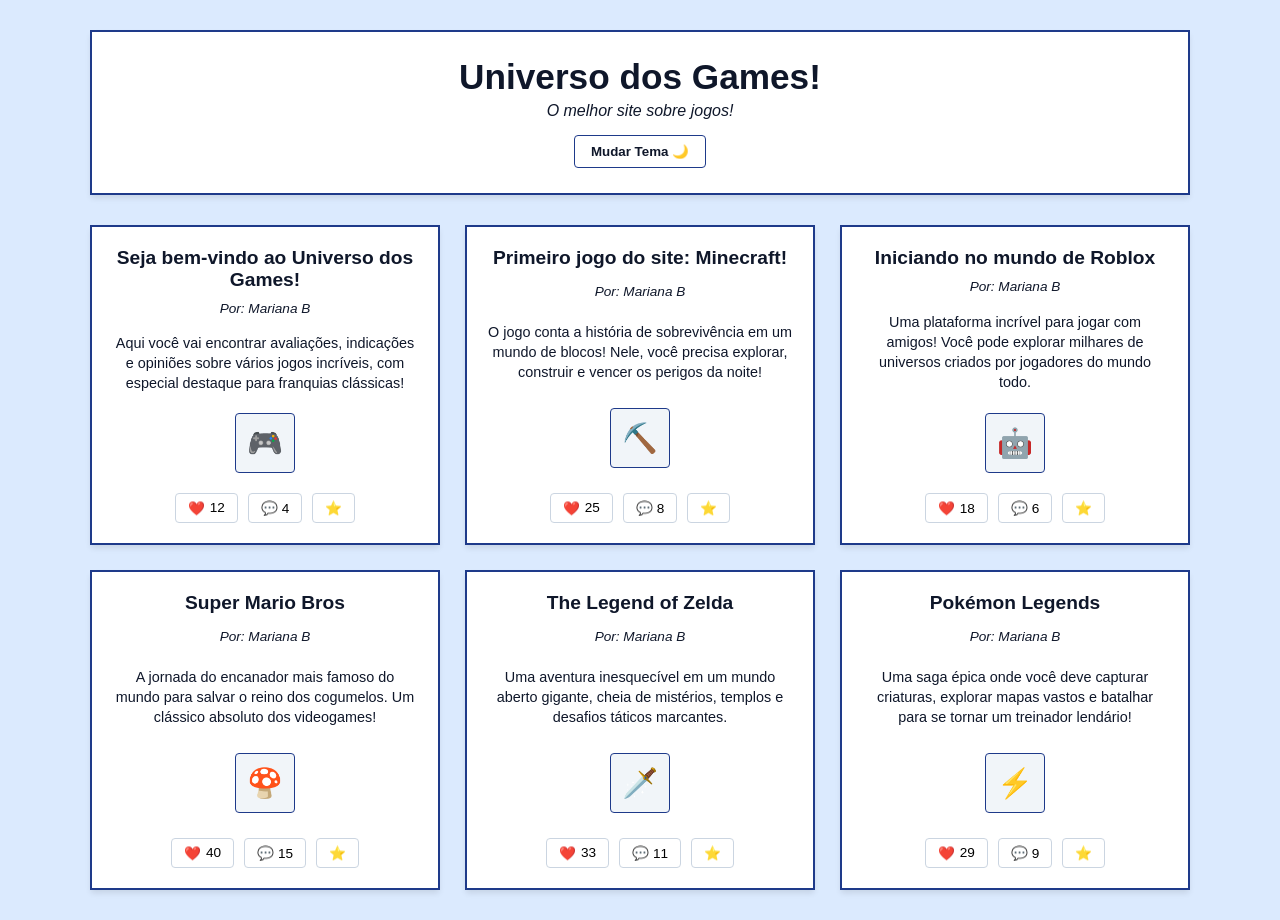
<file: index.html>
<!DOCTYPE html>
<html lang="pt-BR">
<head>
    <meta charset="UTF-8">
    <meta name="viewport" content="width=device-width, initial-scale=1.0">
    <title>Universo dos Games</title>
    <link rel="stylesheet" href="style.css">
</head>
<body>

    <header class="cabecalho">
        <h1>Universo dos Games!</h1>
        <p>O melhor site sobre jogos!</p>
        <button id="btn-tema">Mudar Tema 🌙</button>
    </header>

    <main class="container">
        
        <!-- Card 1 -->
        <article class="card">
            <h2>Seja bem-vindo ao Universo dos Games!</h2>
            <p class="autor">Por: Mariana B</p>
            <p class="descricao">Aqui você vai encontrar avaliações, indicações e opiniões sobre vários jogos incríveis, com especial destaque para franquias clássicas!</p>
            <div class="card-imagem">🎮</div>
            <div class="interacoes">
                <button class="btn-like">❤️ <span class="likes-count">12</span></button>
                <button class="btn-comentario">💬 4</button>
                <button class="btn-fav">⭐</button>
            </div>
        </article>

        <!-- Card 2 -->
        <article class="card">
            <h2>Primeiro jogo do site: Minecraft!</h2>
            <p class="autor">Por: Mariana B</p>
            <p class="descricao">O jogo conta a história de sobrevivência em um mundo de blocos! Nele, você precisa explorar, construir e vencer os perigos da noite!</p>
            <div class="card-imagem">⛏️</div>
            <div class="interacoes">
                <button class="btn-like">❤️ <span class="likes-count">25</span></button>
                <button class="btn-comentario">💬 8</button>
                <button class="btn-fav">⭐</button>
            </div>
        </article>

        <!-- Card 3 -->
        <article class="card">
            <h2>Iniciando no mundo de Roblox</h2>
            <p class="autor">Por: Mariana B</p>
            <p class="descricao">Uma plataforma incrível para jogar com amigos! Você pode explorar milhares de universos criados por jogadores do mundo todo.</p>
            <div class="card-imagem">🤖</div>
            <div class="interacoes">
                <button class="btn-like">❤️ <span class="likes-count">18</span></button>
                <button class="btn-comentario">💬 6</button>
                <button class="btn-fav">⭐</button>
            </div>
        </article>

        <!-- Card 4 -->
        <article class="card">
            <h2>Super Mario Bros</h2>
            <p class="autor">Por: Mariana B</p>
            <p class="descricao">A jornada do encanador mais famoso do mundo para salvar o reino dos cogumelos. Um clássico absoluto dos videogames!</p>
            <div class="card-imagem">🍄</div>
            <div class="interacoes">
                <button class="btn-like">❤️ <span class="likes-count">40</span></button>
                <button class="btn-comentario">💬 15</button>
                <button class="btn-fav">⭐</button>
            </div>
        </article>

        <!-- Card 5 -->
        <article class="card">
            <h2>The Legend of Zelda</h2>
            <p class="autor">Por: Mariana B</p>
            <p class="descricao">Uma aventura inesquecível em um mundo aberto gigante, cheia de mistérios, templos e desafios táticos marcantes.</p>
            <div class="card-imagem">🗡️</div>
            <div class="interacoes">
                <button class="btn-like">❤️ <span class="likes-count">33</span></button>
                <button class="btn-comentario">💬 11</button>
                <button class="btn-fav">⭐</button>
            </div>
        </article>

        <!-- Card 6 -->
        <article class="card">
            <h2>Pokémon Legends</h2>
            <p class="autor">Por: Mariana B</p>
            <p class="descricao">Uma saga épica onde você deve capturar criaturas, explorar mapas vastos e batalhar para se tornar um treinador lendário!</p>
            <div class="card-imagem">⚡</div>
            <div class="interacoes">
                <button class="btn-like">❤️ <span class="likes-count">29</span></button>
                <button class="btn-comentario">💬 9</button>
                <button class="btn-fav">⭐</button>
            </div>
        </article>

    </main>

    <script>
        // Mudar tema claro/escuro
        const btnTema = document.getElementById('btn-tema');
        btnTema.addEventListener('click', () => {
            document.body.classList.toggle('dark-mode');
        });

        // Funcionalidade de curtidas
        const botoesLike = document.querySelectorAll('.btn-like');
        botoesLike.forEach(botao => {
            botao.addEventListener('click', () => {
                const contador = botao.querySelector('.likes-count');
                let quantidade = parseInt(contador.textContent);
                
                if (botao.classList.contains('curtido')) {
                    quantidade--;
                    botao.classList.remove('curtido');
                } else {
                    quantidade++;
                    botao.classList.add('curtido');
                }
                contador.textContent = quantidade;
            });
        });
    </script>
</body>
</html>
</file>
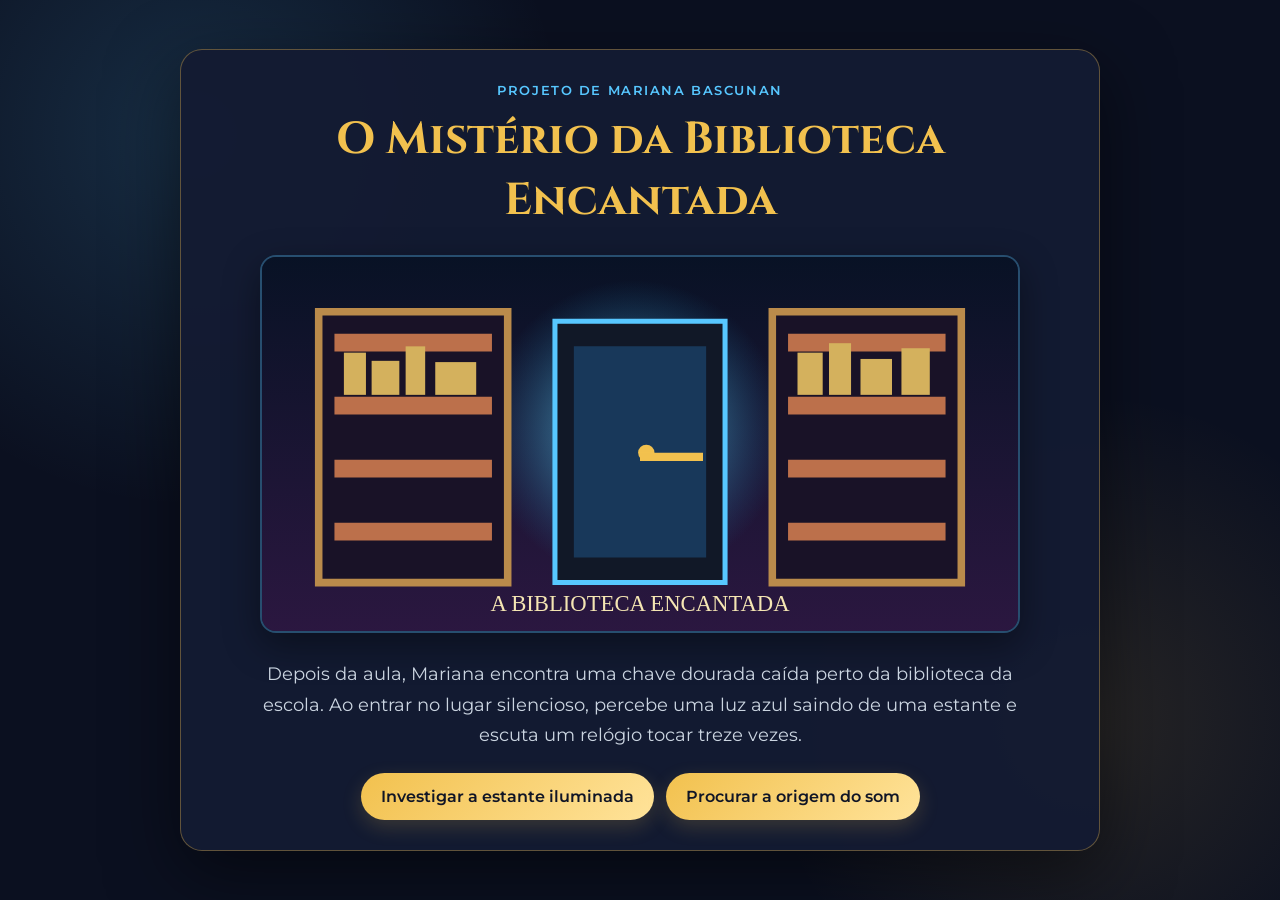
<file: VScode 03/index.html>
<!DOCTYPE html>
<html lang="pt-br">
<head>
    <meta charset="UTF-8">
    <meta name="viewport" content="width=device-width, initial-scale=1.0">
    <meta name="author" content="Mariana Bascunan">
    <title>O Mistério da Biblioteca Encantada</title>
    <link rel="stylesheet" href="style.css">
</head>
<body>
    <main class="aventura">
        <header>
            <span class="autoria">Projeto de Mariana Bascunan</span>
            <h1>O Mistério da Biblioteca Encantada</h1>
        </header>

        <section class="passo ativo" id="passo-0">
            <img src="img/biblioteca.svg" alt="Uma biblioteca antiga e misteriosa durante a noite">
            <p>Depois da aula, Mariana encontra uma chave dourada caída perto da biblioteca da escola. Ao entrar no lugar silencioso, percebe uma luz azul saindo de uma estante e escuta um relógio tocar treze vezes.</p>
            <div class="opcoes">
                <button class="btn-proximo" data-proximo="1">Investigar a estante iluminada</button>
                <button class="btn-proximo" data-proximo="2">Procurar a origem do som</button>
            </div>
        </section>

        <section class="passo" id="passo-1">
            <img src="img/livro-magico.svg" alt="Um livro mágico aberto, emitindo luz azul">
            <p>Entre os livros, Mariana encontra um volume chamado “As Histórias Esquecidas”. Quando aproxima a chave, o livro se abre sozinho e mostra um mapa incompleto.</p>
            <div class="opcoes">
                <button class="btn-proximo" data-proximo="3">Seguir o mapa</button>
                <button class="btn-proximo" data-proximo="4">Ler o aviso escrito no livro</button>
            </div>
        </section>

        <section class="passo" id="passo-2">
            <img src="img/relogio.svg" alt="Um grande relógio antigo com símbolos secretos">
            <p>O som vem de um relógio antigo. Atrás do pêndulo existe uma pequena fechadura, do tamanho exato da chave dourada. No mostrador, uma frase diz: “O conhecimento abre caminhos”.</p>
            <div class="opcoes">
                <button class="btn-proximo" data-proximo="5">Usar a chave no relógio</button>
                <button class="btn-proximo" data-proximo="1">Voltar e examinar a estante</button>
            </div>
        </section>

        <section class="passo" id="passo-3">
            <img src="img/passagem.svg" alt="Uma passagem secreta iluminada atrás de uma estante">
            <p>O mapa leva Mariana até uma passagem secreta. No fim do corredor há duas portas: uma marcada com uma estrela e outra marcada com uma lua.</p>
            <div class="opcoes">
                <button class="btn-proximo" data-proximo="6">Abrir a porta da estrela</button>
                <button class="btn-proximo" data-proximo="7">Abrir a porta da lua</button>
            </div>
        </section>

        <section class="passo" id="passo-4">
            <img src="img/livro-magico.svg" alt="Livro mágico revelando uma mensagem secreta">
            <p>O aviso explica que somente alguém curioso e cuidadoso poderá devolver as histórias perdidas à biblioteca. Mariana descobre que deve combinar o mapa do livro com os símbolos do relógio.</p>
            <div class="opcoes">
                <button class="btn-proximo" data-proximo="2">Examinar os símbolos do relógio</button>
                <button class="btn-proximo" data-proximo="3">Arriscar e seguir o mapa</button>
            </div>
        </section>

        <section class="passo" id="passo-5">
            <img src="img/passagem.svg" alt="Passagem secreta aberta pelo mecanismo do relógio">
            <p>A chave gira e o relógio projeta uma estrela sobre a parede. Uma passagem se abre, revelando que a porta correta é aquela com o mesmo símbolo.</p>
            <div class="opcoes">
                <button class="btn-proximo" data-proximo="6">Seguir o símbolo da estrela</button>
                <button class="btn-proximo" data-proximo="7">Ignorar a pista e escolher a lua</button>
            </div>
        </section>

        <section class="passo final" id="passo-6">
            <img src="img/tesouro.svg" alt="Sala secreta repleta de livros mágicos recuperados">
            <p>Mariana encontra a Sala das Histórias Perdidas. Ao colocar o livro no centro da sala, todas as páginas desaparecidas voltam para as estantes. A biblioteca reconhece sua coragem e a nomeia Guardiã das Histórias.</p>
            <h2>Final: Guardiã da Biblioteca ✨</h2>
            <button class="btn-proximo reiniciar" data-proximo="0">Jogar novamente</button>
        </section>

        <section class="passo final" id="passo-7">
            <img src="img/lua.svg" alt="Uma sala com espelhos e luz da lua">
            <p>A porta da lua leva a uma sala de espelhos. Depois de alguns minutos, Mariana encontra a saída, mas o mistério continua sem solução. Talvez seja melhor prestar atenção às pistas na próxima tentativa.</p>
            <h2>Final: O mistério continua 🌙</h2>
            <button class="btn-proximo reiniciar" data-proximo="0">Tentar novamente</button>
        </section>
    </main>

    <script src="script.js"></script>
</body>
</html>
</file>
<file: style.css>
* {
    margin: 0;
    padding: 0;
    box-sizing: border-box;
    font-family: Arial, sans-serif;
}

body {
    background-color: #dbeafe;
    color: #0f172a;
    padding: 30px 20px;
    transition: background-color 0.3s, color 0.3s;
}

/* Cabeçalho topo */
.cabecalho {
    text-align: center;
    border: 2px solid #1e3a8a;
    padding: 25px;
    margin-bottom: 30px;
    background-color: #ffffff;
    max-width: 1100px;
    margin-left: auto;
    margin-right: auto;
    box-shadow: 0 4px 6px -1px rgba(0, 0, 0, 0.1);
}

.cabecalho h1 {
    font-size: 2.2rem;
    color: #0f172a;
    margin-bottom: 5px;
}

.cabecalho p {
    font-style: italic;
    font-size: 1rem;
}

#btn-tema {
    margin-top: 15px;
    padding: 8px 16px;
    border: 1px solid #1e3a8a;
    background-color: #ffffff;
    color: #0f172a;
    cursor: pointer;
    font-weight: bold;
    border-radius: 4px;
}

/* Grade de Cards em 3 colunas fixas como no vídeo */
.container {
    display: grid;
    grid-template-columns: repeat(3, 1fr);
    gap: 25px;
    max-width: 1100px;
    margin: 0 auto;
}

/* Card em formato de caixa/quadrado */
.card {
    background-color: #ffffff;
    border: 2px solid #1e3a8a;
    padding: 20px;
    display: flex;
    flex-direction: column;
    align-items: center;
    justify-content: space-between;
    text-align: center;
    box-shadow: 0 4px 6px -1px rgba(0, 0, 0, 0.1);
    min-height: 320px;
}

.card h2 {
    font-size: 1.2rem;
    color: #0f172a;
    margin-bottom: 5px;
}

.card .autor {
    font-style: italic;
    font-size: 0.85rem;
    margin-bottom: 12px;
}

.card .descricao {
    font-size: 0.9rem;
    line-height: 1.4;
    margin-bottom: 15px;
}

/* Quadrado de imagem centralizado no card */
.card-imagem {
    width: 60px;
    height: 60px;
    border: 1px solid #1e3a8a;
    background-color: #f1f5f9;
    display: flex;
    align-items: center;
    justify-content: center;
    font-size: 1.8rem;
    margin-bottom: 15px;
    border-radius: 4px;
}

/* Barra inferior com os 3 botões */
.interacoes {
    display: flex;
    justify-content: center;
    align-items: center;
    gap: 10px;
    width: 100%;
}

.btn-like, .btn-comentario, .btn-fav {
    background: #ffffff;
    border: 1px solid #cbd5e1;
    padding: 6px 12px;
    border-radius: 4px;
    cursor: pointer;
    font-size: 0.85rem;
    display: flex;
    align-items: center;
    gap: 5px;
}

.btn-like.curtido {
    background-color: #fecdd3;
    border-color: #f43f5e;
}

/* Estilo do Modo Escuro */
body.dark-mode {
    background-color: #0b0f19;
    color: #ffffff;
}

body.dark-mode .cabecalho,
body.dark-mode .card {
    background-color: #111827;
    border-color: #38bdf8;
}

body.dark-mode h1,
body.dark-mode h2 {
    color: #ffffff;
}

body.dark-mode #btn-tema {
    background-color: #111827;
    color: #ffffff;
    border-color: #38bdf8;
}

body.dark-mode .card-imagem {
    background-color: #1f2937;
    border-color: #38bdf8;
}

body.dark-mode .btn-like,
body.dark-mode .btn-comentario,
body.dark-mode .btn-fav {
    background-color: #1f2937;
    color: #ffffff;
    border-color: #374151;
}

/* Responsividade */
@media (max-width: 900px) {
    .container {
        grid-template-columns: repeat(2, 1fr);
    }
}

@media (max-width: 600px) {
    .container {
        grid-template-columns: 1fr;
    }
}
</file>
<file: VScode 03/style.css>
@import url('https://fonts.googleapis.com/css2?family=Cinzel:wght@600;700&family=Montserrat:wght@400;600&display=swap');

:root {
    --fundo: #0b1020;
    --painel: rgba(20, 27, 50, 0.94);
    --dourado: #f2c14e;
    --azul: #57c7ff;
    --texto: #f5f2e9;
    --texto-suave: #cbd5e1;
}

* { box-sizing: border-box; }

body {
    min-height: 100vh;
    margin: 0;
    padding: 24px;
    display: flex;
    align-items: center;
    justify-content: center;
    color: var(--texto);
    font-family: "Montserrat", Arial, sans-serif;
    background:
        radial-gradient(circle at 15% 15%, rgba(87, 199, 255, 0.16), transparent 28%),
        radial-gradient(circle at 85% 80%, rgba(242, 193, 78, 0.12), transparent 25%),
        var(--fundo);
}

.aventura {
    width: min(920px, 100%);
    padding: 30px;
    text-align: center;
    background: var(--painel);
    border: 1px solid rgba(242, 193, 78, 0.35);
    border-radius: 22px;
    box-shadow: 0 22px 70px rgba(0, 0, 0, 0.5);
}

.autoria {
    color: var(--azul);
    font-size: 0.82rem;
    font-weight: 600;
    letter-spacing: 0.12em;
    text-transform: uppercase;
}

h1, h2 {
    font-family: "Cinzel", Georgia, serif;
    color: var(--dourado);
}

h1 { margin: 10px 0 24px; font-size: clamp(1.7rem, 5vw, 2.8rem); }
h2 { margin-bottom: 20px; }

.passo { display: none; animation: aparecer 0.55s ease; }
.passo.ativo { display: block; }

.passo img {
    width: 100%;
    max-width: 760px;
    height: min(42vh, 390px);
    object-fit: cover;
    border-radius: 16px;
    border: 2px solid rgba(87, 199, 255, 0.3);
    box-shadow: 0 12px 36px rgba(0, 0, 0, 0.4);
}

p {
    max-width: 760px;
    margin: 22px auto;
    color: var(--texto-suave);
    font-size: clamp(1rem, 2.2vw, 1.13rem);
    line-height: 1.7;
}

.opcoes { display: flex; flex-wrap: wrap; justify-content: center; gap: 12px; }

button {
    min-width: 220px;
    padding: 14px 20px;
    color: #101526;
    font: 600 0.98rem "Montserrat", sans-serif;
    background: linear-gradient(135deg, var(--dourado), #ffe39a);
    border: 0;
    border-radius: 999px;
    cursor: pointer;
    box-shadow: 0 7px 20px rgba(242, 193, 78, 0.18);
    transition: transform 0.2s, box-shadow 0.2s;
}

button:hover, button:focus-visible {
    transform: translateY(-3px);
    box-shadow: 0 10px 26px rgba(242, 193, 78, 0.32);
    outline: 2px solid var(--azul);
    outline-offset: 3px;
}

.reiniciar { background: linear-gradient(135deg, var(--azul), #bcecff); }

@keyframes aparecer {
    from { opacity: 0; transform: translateY(12px); }
    to { opacity: 1; transform: translateY(0); }
}

@media (max-width: 600px) {
    body { padding: 10px; }
    .aventura { padding: 20px 14px; }
    button { width: 100%; }
}
</file>
